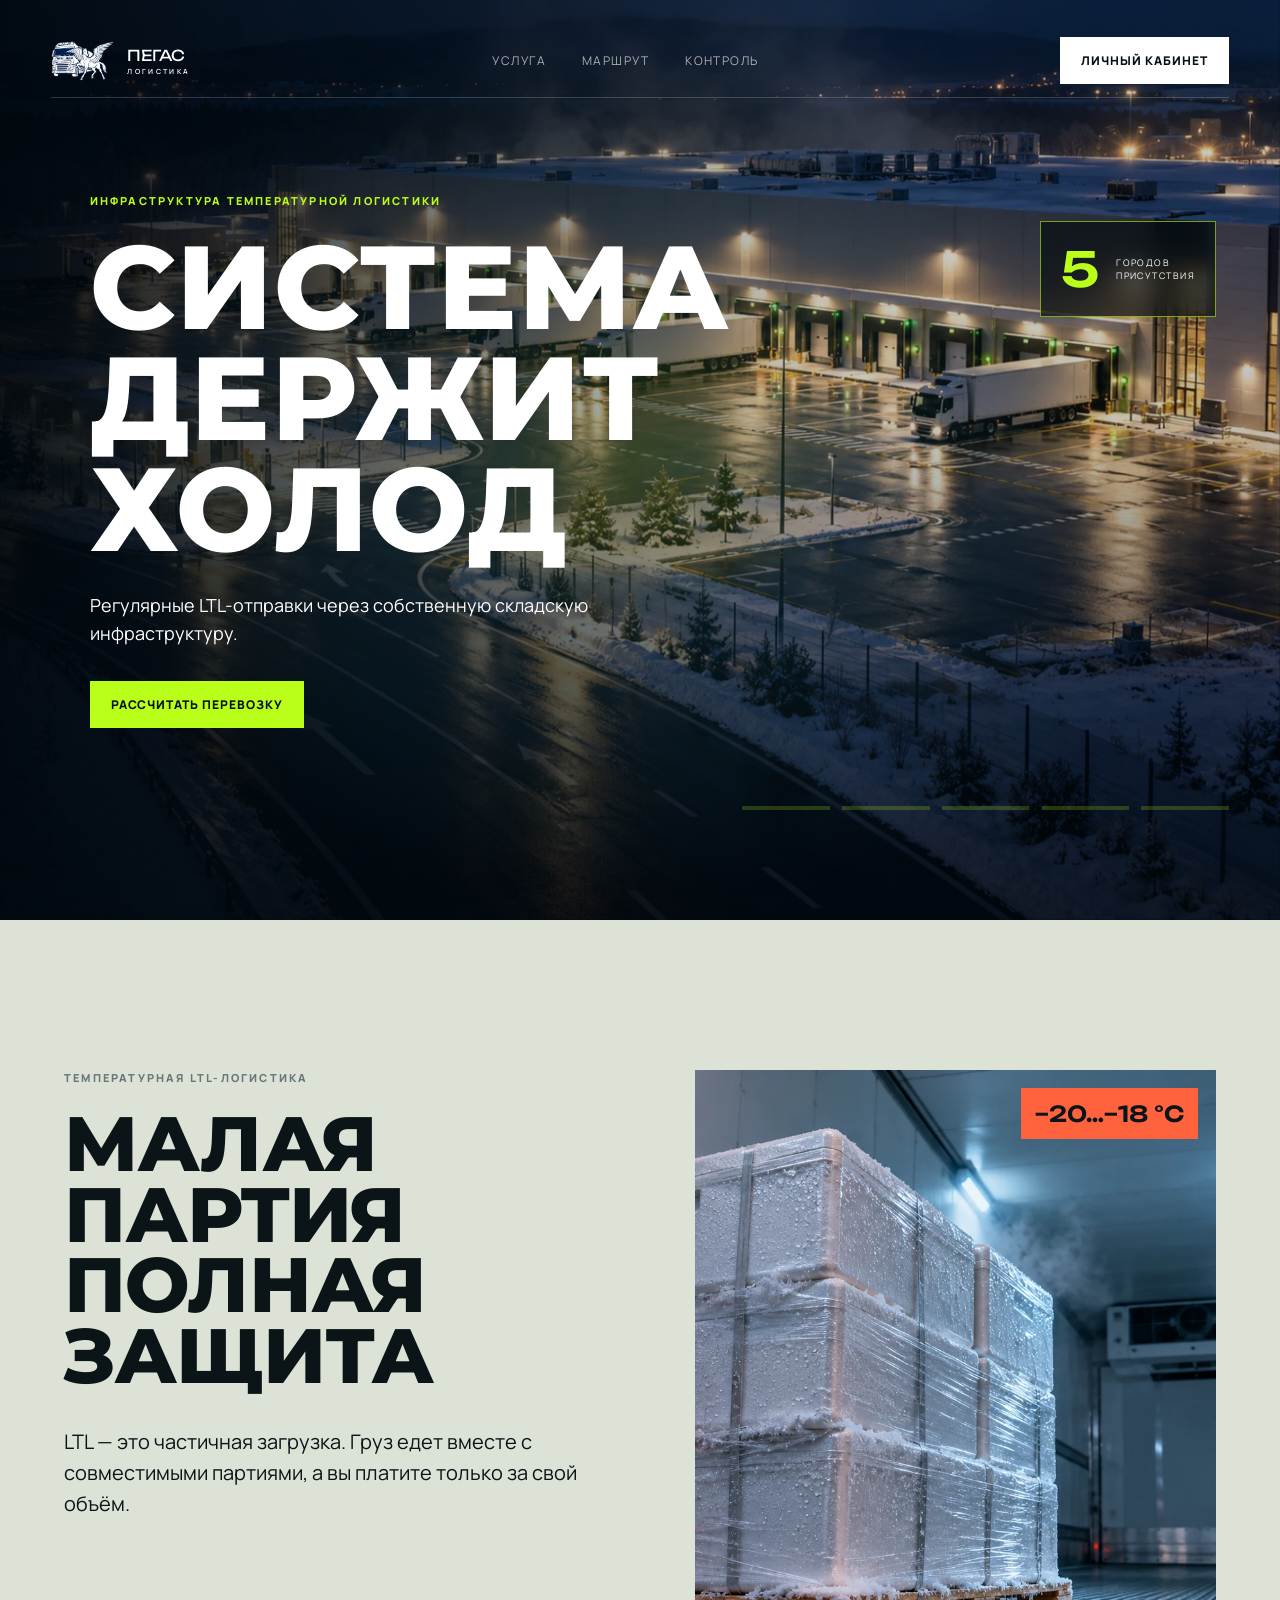
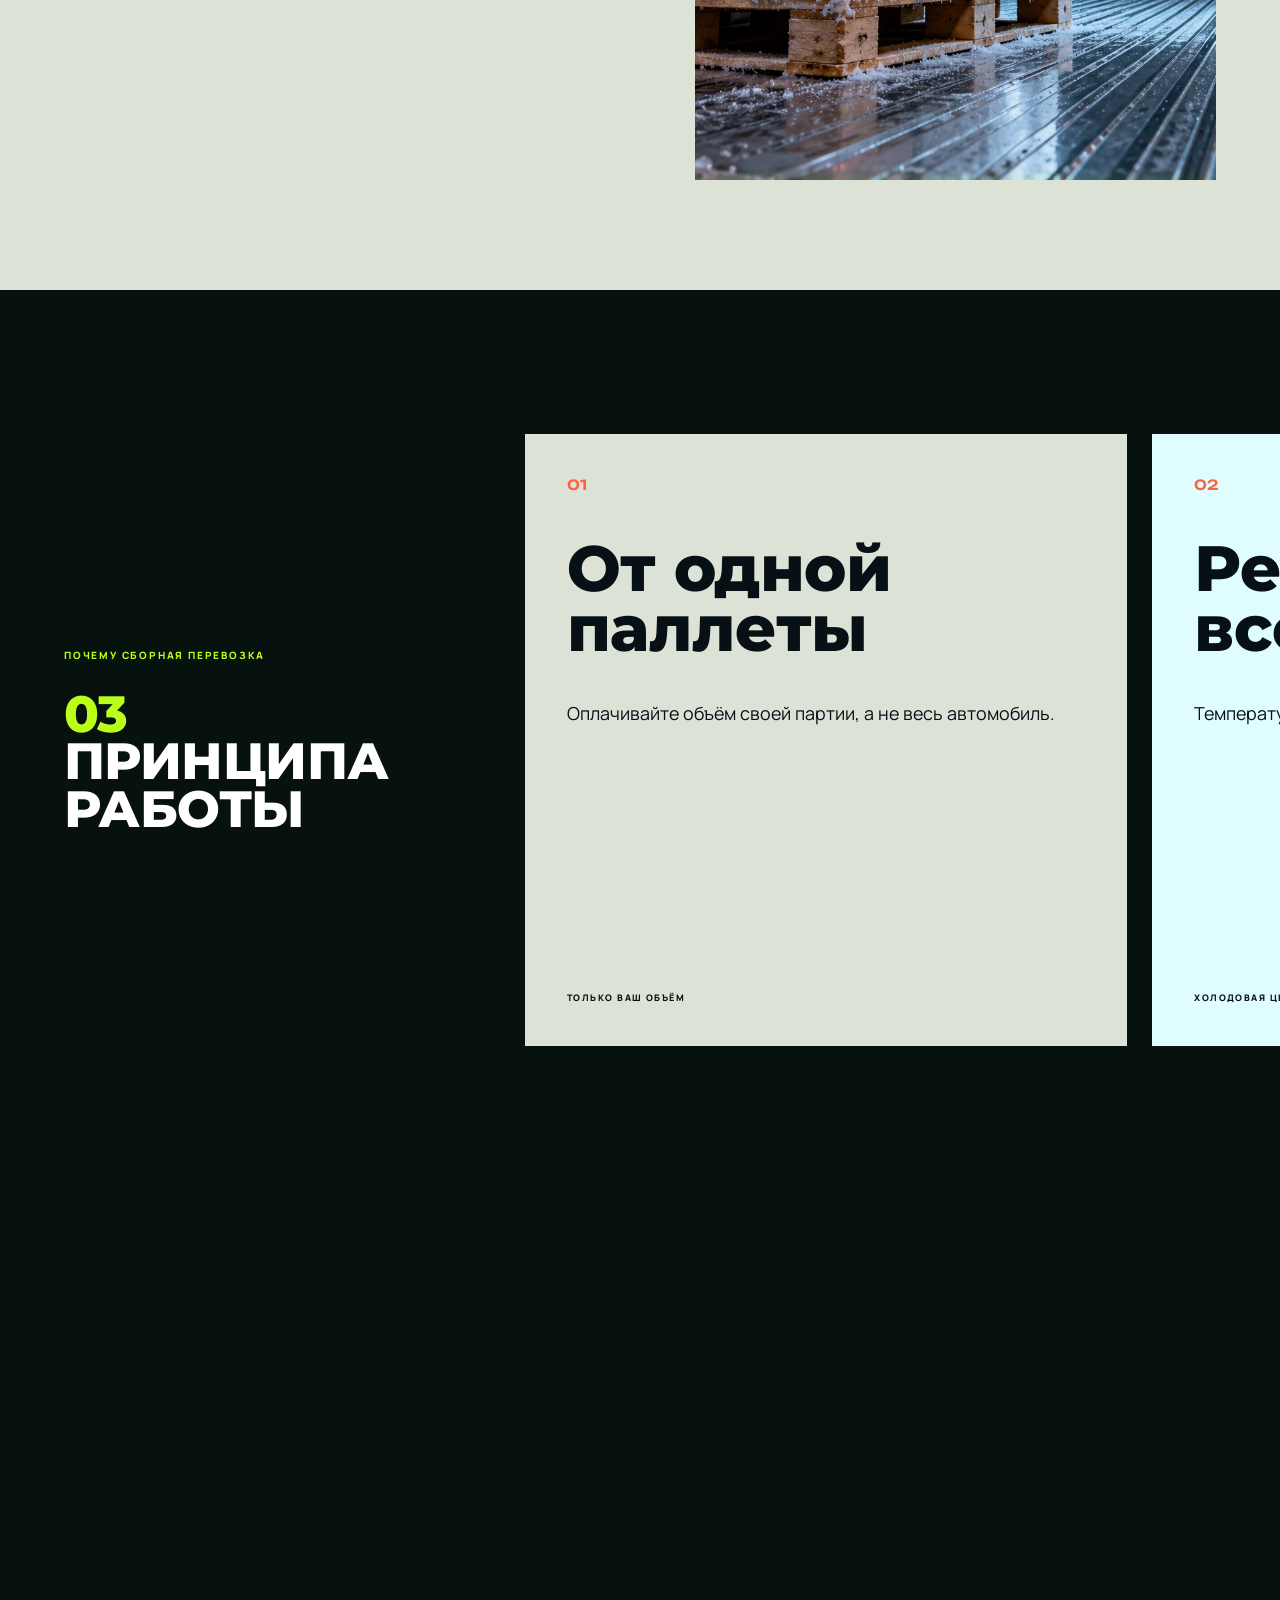
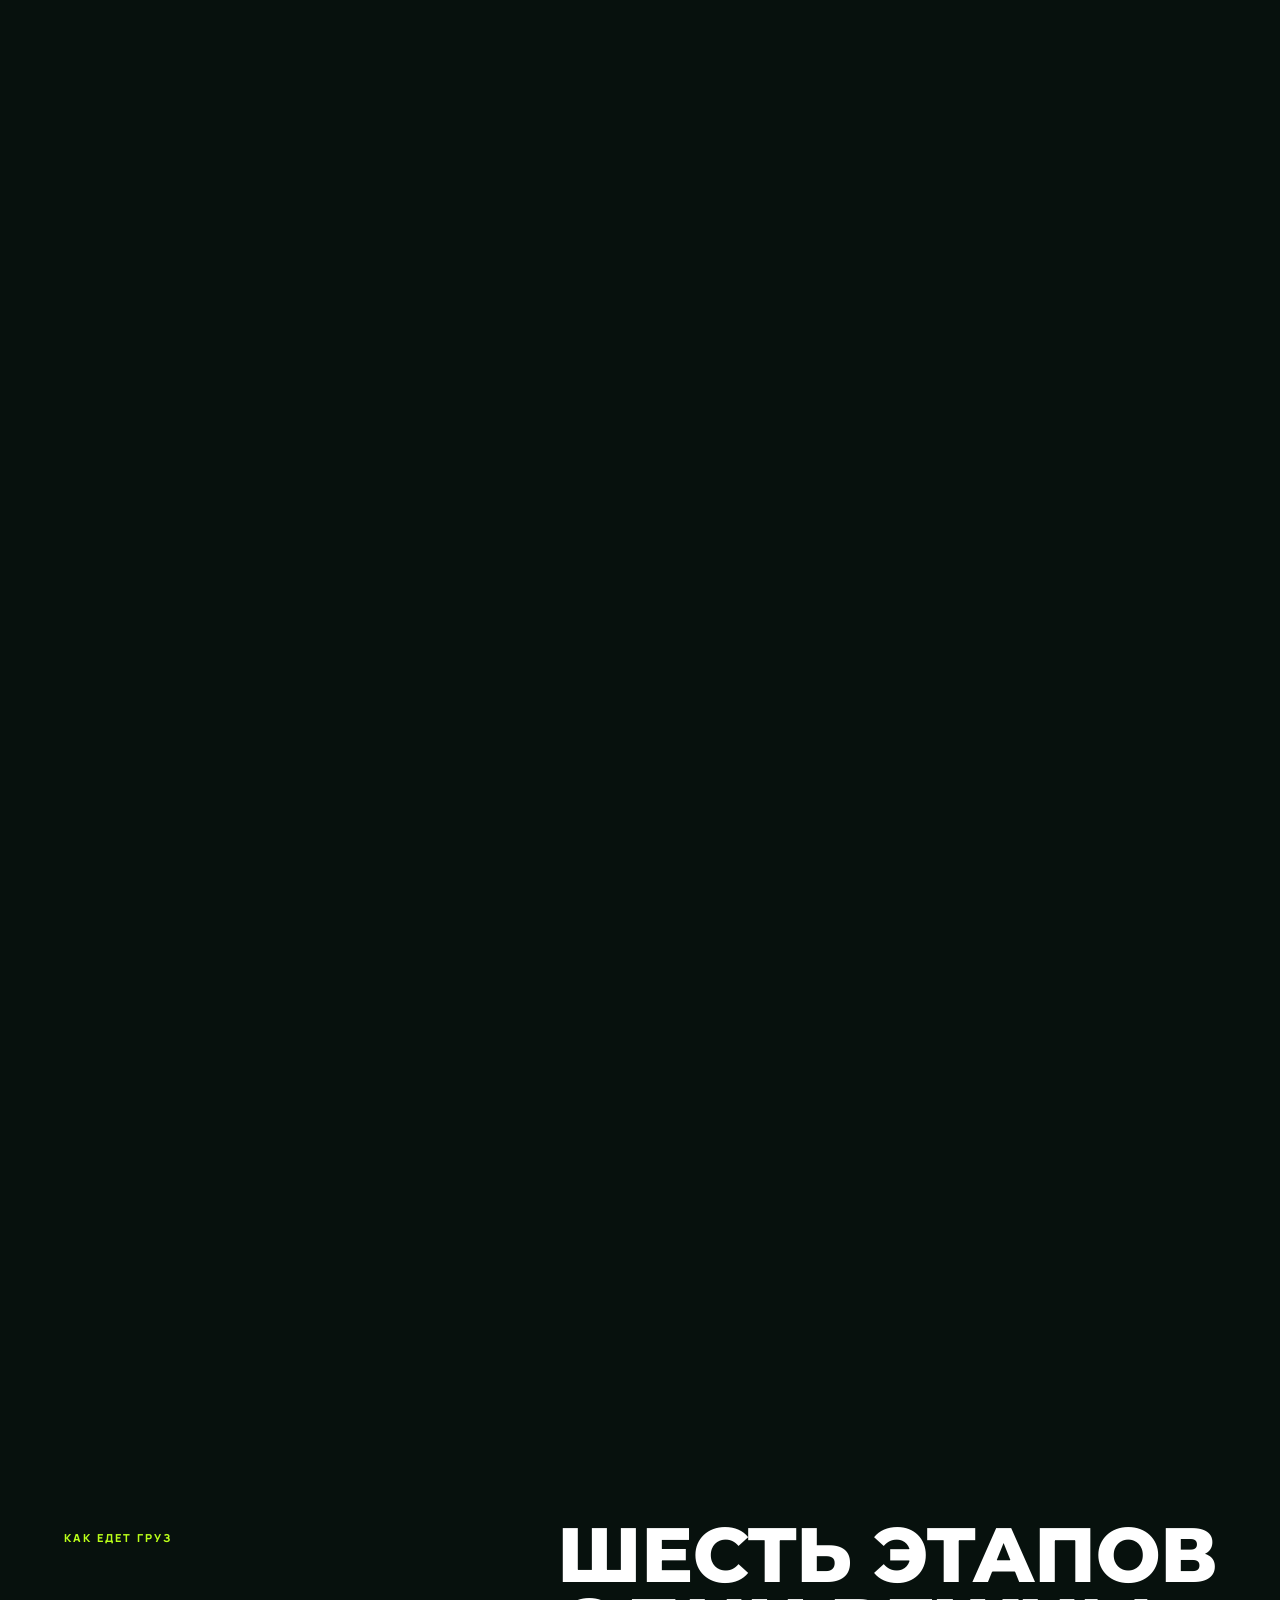
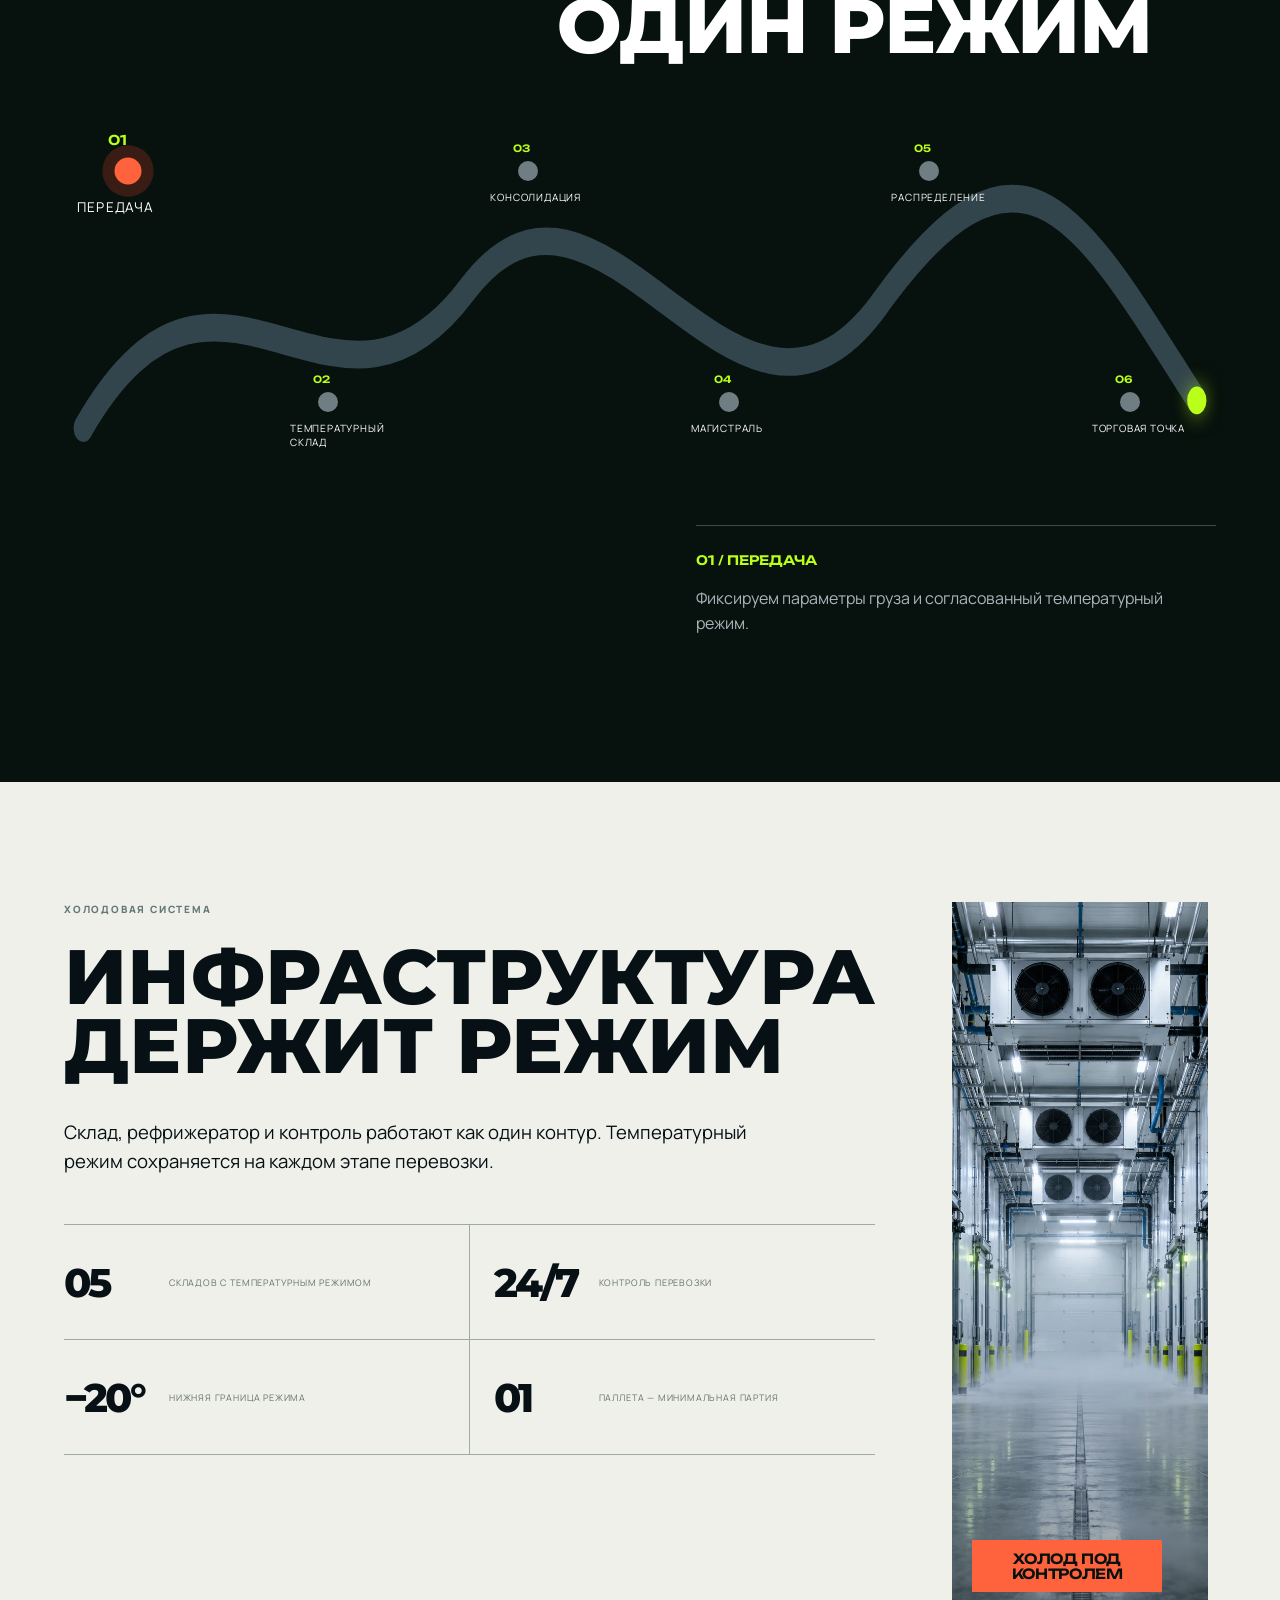
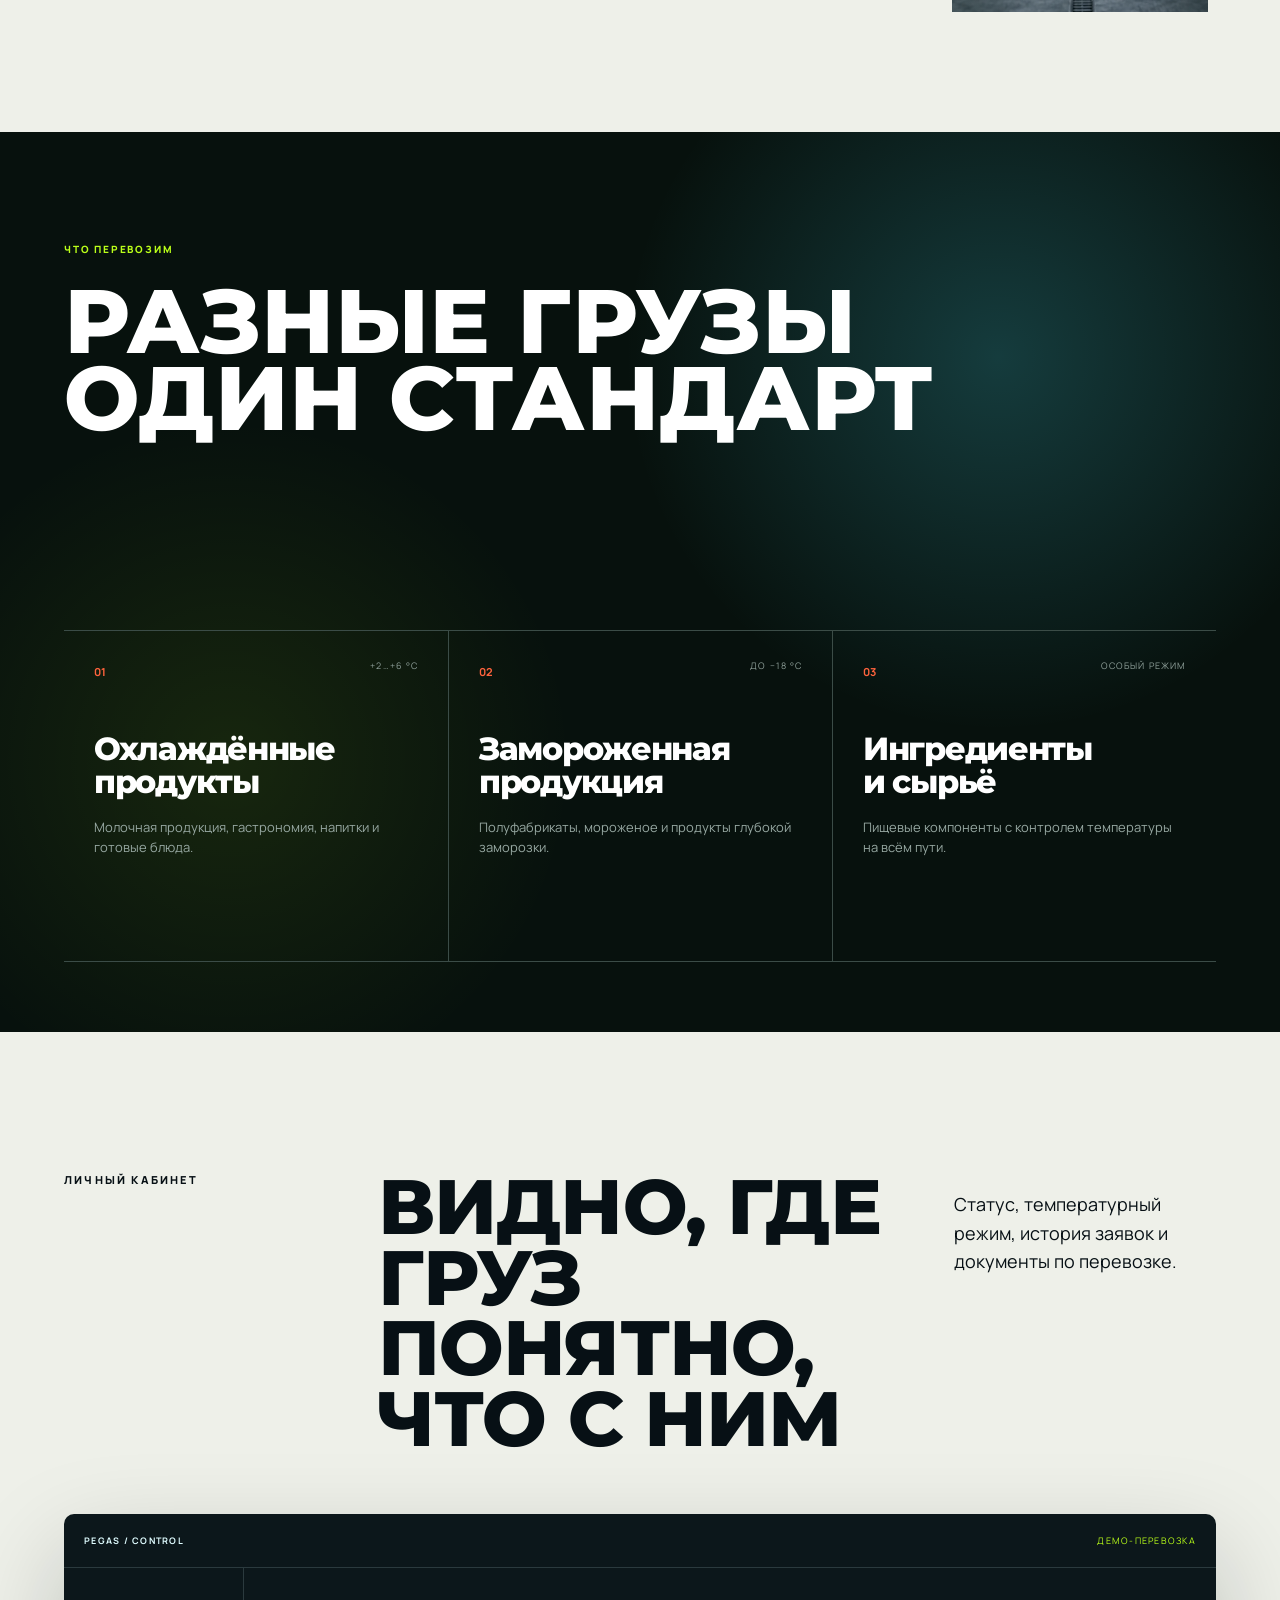
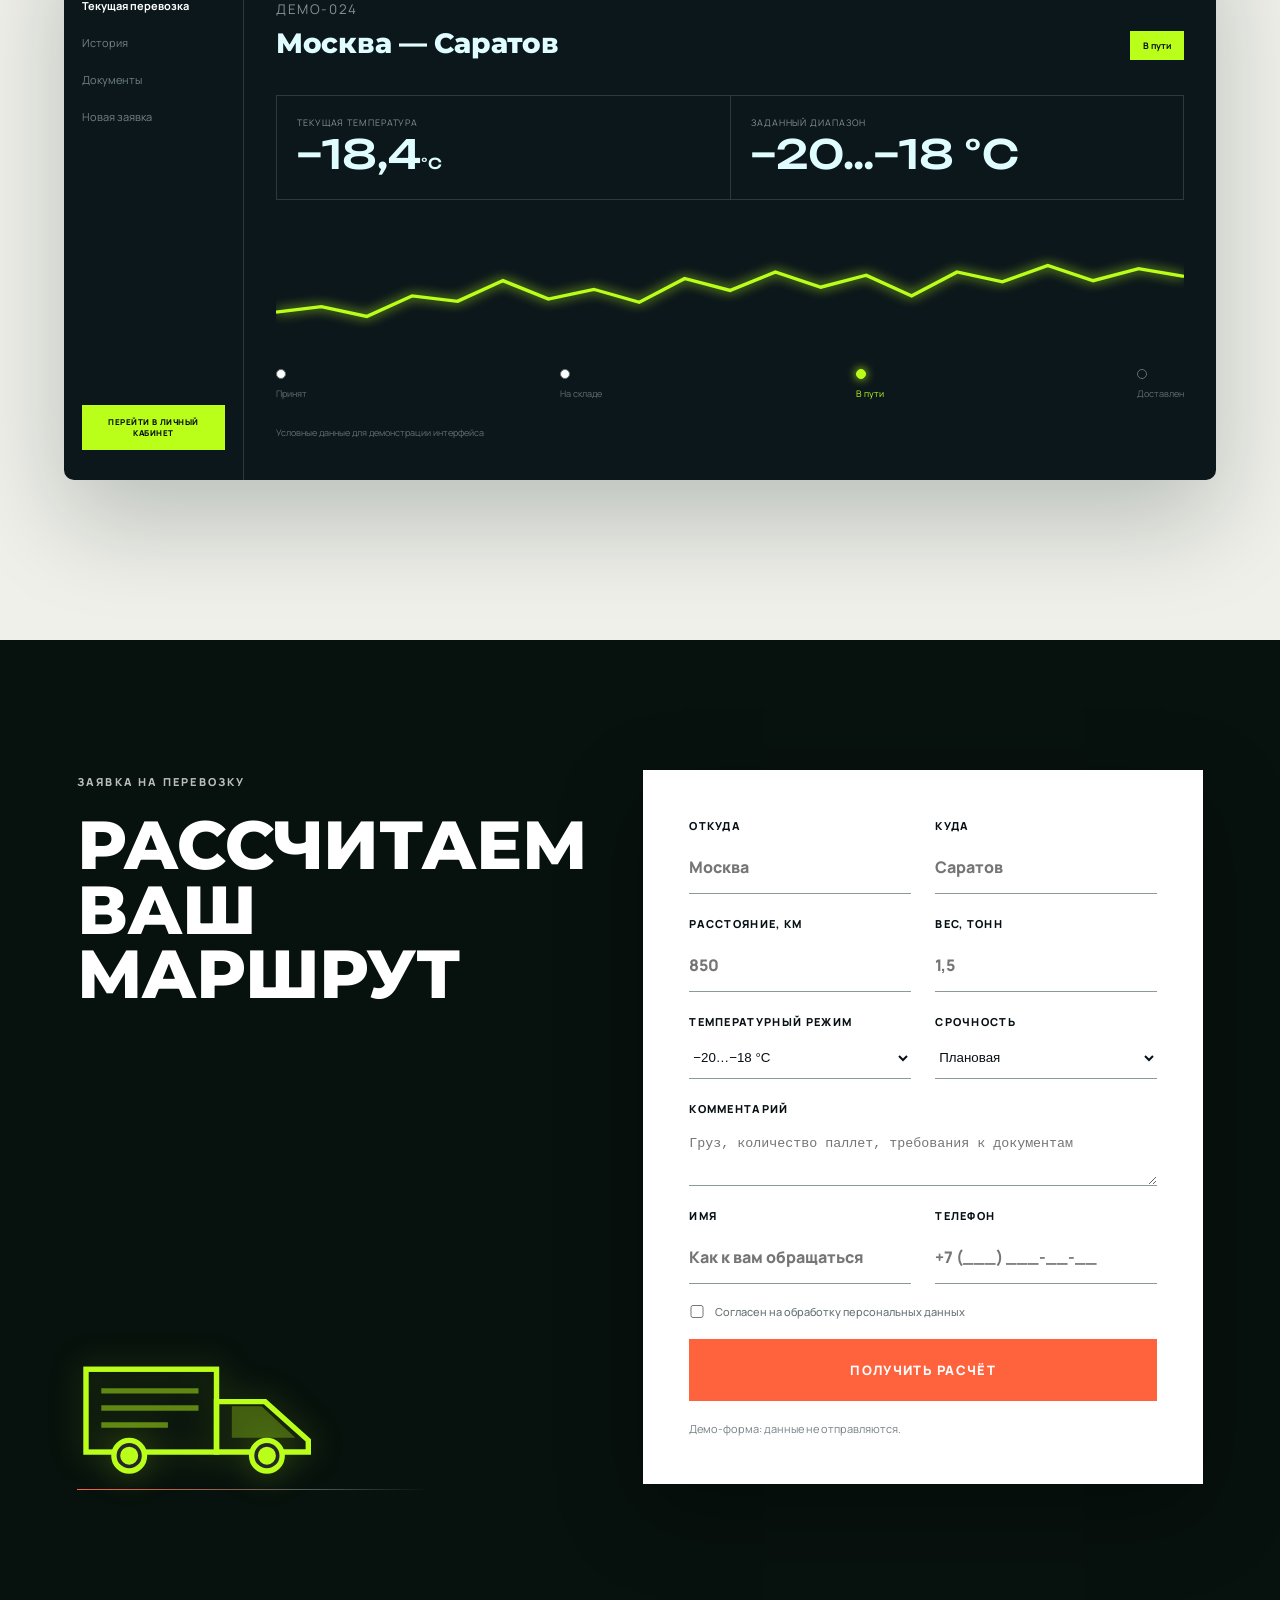
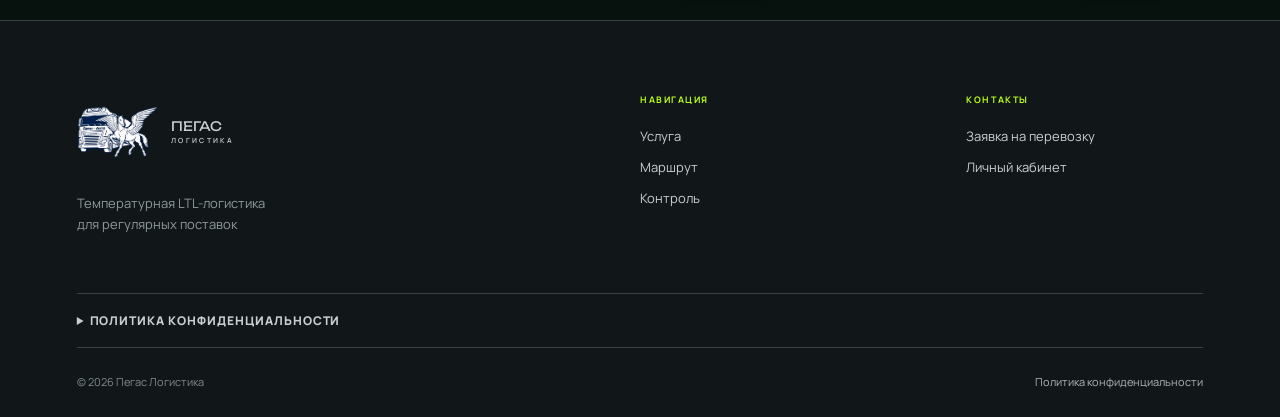
<file: index.html>
<!doctype html>
<html lang="ru">
<head>
  <meta charset="utf-8">
  <meta name="viewport" content="width=device-width,initial-scale=1">
  <meta name="theme-color" content="#07110d">
  <title>Пегас Логистика — температурные LTL-перевозки</title>
  <meta name="description" content="Сборные перевозки охлаждённой и замороженной продукции от одной паллеты.">
  <link rel="stylesheet" href="style.css">
</head>
<body data-v="10">
  <main id="app"></main>
  <div class="pointer"></div>
  <script src="app.js"></script>
</body>
</html>
</file>
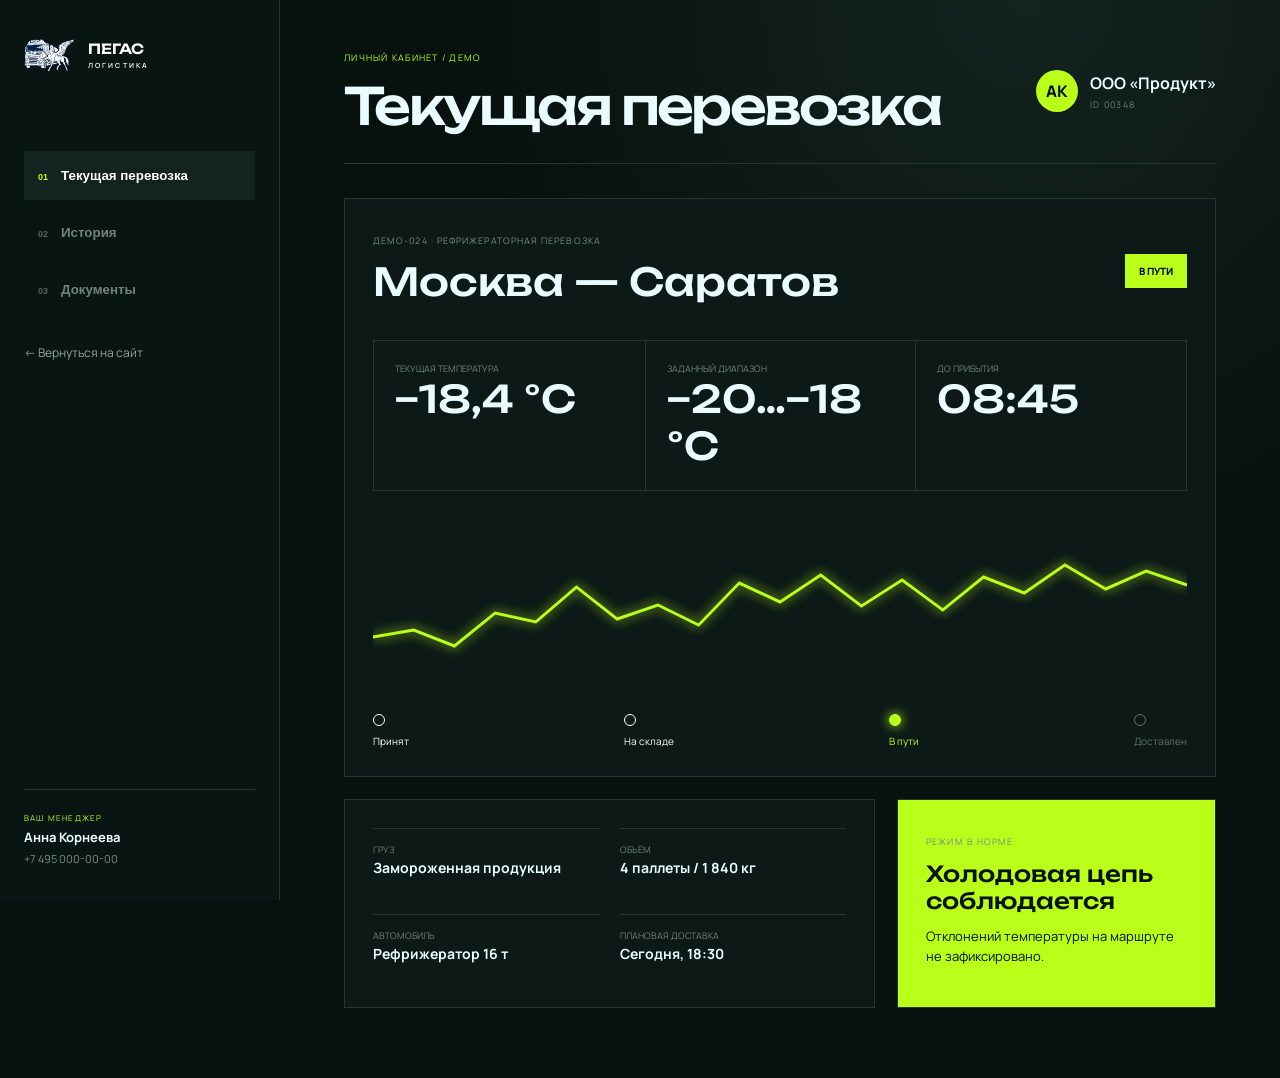
<file: cabinet.html>
<!doctype html><html lang="ru"><head><meta charset="utf-8"><meta name="viewport" content="width=device-width,initial-scale=1"><meta name="theme-color" content="#07110d"><title>Пегас / Личный кабинет</title><link rel="stylesheet" href="cabinet.css"></head><body><aside class="side"><a class="brand" href="index.html"><img src="assets/pegas-auto-logo.webp" alt="Логотип Пегас Авто"><span>ПЕГАС<small>ЛОГИСТИКА</small></span></a><nav><button class="active" data-view="current"><i>01</i>Текущая перевозка</button><button data-view="history"><i>02</i>История</button><button data-view="docs"><i>03</i>Документы</button></nav><a class="back" href="index.html">← Вернуться на сайт</a><div class="manager"><small>ВАШ МЕНЕДЖЕР</small><b>Анна Корнеева</b><span>+7 495 000-00-00</span></div></aside><main><header><div><small>ЛИЧНЫЙ КАБИНЕТ / ДЕМО</small><h1 id="title">Текущая перевозка</h1></div><div class="profile"><i>АК</i><span><b>ООО «Продукт»</b><small>ID 00348</small></span></div></header><section id="content"></section></main><script src="cabinet.js"></script></body></html>
</file>
<file: style.css>
@import url('https://fonts.googleapis.com/css2?family=Manrope:wght@400;500;600;700;800&family=Montserrat:wght@700;800;900&family=Unbounded:wght@500;600;700&display=swap');
:root{--ink:#071015;--ice:#dffcff;--cyan:#4de7ff;--red:#ff4b36;--lime:#baff19;--paper:#f2f3ed;--line:rgba(255,255,255,.18);font-family:Manrope,Arial,sans-serif;color:#fff;background:var(--ink);font-synthesis:none}*{box-sizing:border-box}html{scroll-behavior:smooth}body{margin:0;background:var(--ink);overflow-x:hidden}a{color:inherit;text-decoration:none}button,input{font:inherit}.lab{position:fixed;z-index:100;left:18px;right:18px;top:14px;height:46px;padding:0 16px;display:flex;align-items:center;justify-content:space-between;border:1px solid rgba(255,255,255,.22);background:rgba(4,10,14,.76);backdrop-filter:blur(18px);font-size:11px;letter-spacing:.08em}.lab>div{display:flex;height:100%}.lab a{display:flex;align-items:center;padding:0 16px;border-left:1px solid rgba(255,255,255,.16);opacity:.55;transition:.25s}.lab a:last-child{border-right:1px solid rgba(255,255,255,.16)}.lab a:hover,.lab a.on{opacity:1;background:#fff;color:#071015}.lab>span{opacity:.5}header{position:absolute;z-index:50;top:80px;left:4vw;right:4vw;height:74px;display:flex;align-items:center;justify-content:space-between;border-bottom:1px solid var(--line)}.logo{display:flex;align-items:center;gap:11px;font-family:Unbounded,sans-serif;font-size:15px}.logo svg{width:36px;height:36px;fill:none;stroke:currentColor;stroke-width:2}.logo small{display:block;font:600 7px Manrope,sans-serif;letter-spacing:.34em;margin-top:2px}header nav{display:flex;gap:36px;font-size:12px;text-transform:uppercase;letter-spacing:.12em}header nav a{opacity:.65;transition:.2s}header nav a:hover{opacity:1}.h-cta,.hero-btn{display:inline-flex;align-items:center;justify-content:center;padding:15px 21px;background:#fff;color:#071015;font-size:12px;font-weight:800;text-transform:uppercase;letter-spacing:.08em;transition:transform .2s,background .2s}.hero{position:relative;min-height:920px;height:100svh;overflow:hidden}.hero-photo,.h9-image img{position:absolute;inset:0;width:100%;height:100%;object-fit:cover;will-change:transform}.hero:after{content:"";position:absolute;inset:0;pointer-events:none}.hero-copy{position:absolute;z-index:5;left:7vw;top:27%;max-width:820px}.hero-copy>span,.service-copy>span,.control>div:first-child>span,.request>div>span,.route-head>span{display:block;font-size:11px;font-weight:800;letter-spacing:.2em;margin-bottom:24px}.hero-copy h1{font-family:Unbounded,sans-serif;font-size:clamp(66px,9.2vw,146px);line-height:.84;letter-spacing:-.075em;margin:0 0 28px}.hero-copy p{max-width:520px;font-size:18px;line-height:1.55;margin:0 0 33px}.h8:after{background:linear-gradient(90deg,rgba(1,8,13,.94) 0%,rgba(1,8,13,.56) 42%,rgba(1,8,13,.04) 72%),linear-gradient(0deg,rgba(1,8,13,.55),transparent 38%)}.h8 .hero-copy>span{color:var(--cyan)}.h8 .hero-btn{background:var(--red);color:#fff}.temp-card{position:absolute;z-index:7;right:5vw;bottom:12%;padding:24px 28px;width:260px;color:#071015;background:rgba(223,252,255,.92);backdrop-filter:blur(16px);clip-path:polygon(0 0,100% 0,100% 86%,90% 100%,0 100%)}.temp-card small,.temp-card span{display:block;font-size:9px;font-weight:800;letter-spacing:.15em}.temp-card b{display:block;font-family:Unbounded,sans-serif;font-size:45px;letter-spacing:-.07em;margin:13px 0}.temp-card sup{font-size:16px}.route-strip{position:absolute;z-index:6;bottom:0;left:0;right:0;height:58px;background:var(--red);display:flex;align-items:center;justify-content:center;gap:28px;font-size:11px;font-weight:800;letter-spacing:.14em}.route-strip i{width:80px;height:1px;background:#fff;position:relative}.route-strip i:after{content:"";position:absolute;right:0;top:-3px;border:4px solid transparent;border-left-color:#fff}.snow{position:absolute;z-index:3;inset:0;background-image:radial-gradient(#fff 1px,transparent 1px),radial-gradient(#fff 1px,transparent 1px);background-size:43px 43px,79px 79px;background-position:0 0,20px 10px;opacity:.22;animation:snow 9s linear infinite}@keyframes snow{to{background-position:200px 700px,-150px 900px}}
.h9{background:#d7f6f4;color:#081113}.h9-image{position:absolute;right:0;top:0;width:62%;height:100%;overflow:hidden}.h9-image:after{content:"";position:absolute;inset:0;background:linear-gradient(90deg,#d7f6f4 0%,transparent 35%),linear-gradient(0deg,rgba(1,9,12,.6),transparent 55%)}.h9 .hero-copy{top:25%;left:5vw}.h9 .hero-copy h1{font-size:clamp(64px,8.3vw,130px)}.h9 .hero-copy p{max-width:430px}.h9 .hero-btn{background:var(--red);color:#fff}.door{position:absolute;z-index:4;top:0;height:100%;width:11%;background:linear-gradient(90deg,#e8eeee,#a2aeb0);box-shadow:0 0 30px rgba(0,0,0,.35);animation:doors 1.6s cubic-bezier(.2,.8,.2,1) .2s both}.door.left{left:0;transform-origin:left}.door.right{right:0;transform-origin:right}@keyframes doors{from{width:50%}to{width:8%}}.sensor{position:absolute;z-index:8;right:4vw;bottom:7vh;width:230px;padding:18px 20px;background:var(--red);color:#fff;display:grid;grid-template-columns:20px 1fr;align-items:center}.sensor i{grid-row:1/3;width:10px;height:10px;background:#fff;border-radius:50%;box-shadow:0 0 0 0 #fff;animation:pulse 1.8s infinite}.sensor b{font:600 26px Unbounded}.sensor span{font-size:8px;letter-spacing:.16em}@keyframes pulse{60%{box-shadow:0 0 0 12px transparent}}.spec-row{height:68px;background:var(--red);display:grid;grid-template-columns:repeat(4,1fr);align-items:center;text-align:center;font-size:10px;font-weight:800;letter-spacing:.16em}.spec-row span+span{border-left:1px solid rgba(255,255,255,.4)}
.h10:after{background:linear-gradient(90deg,rgba(1,8,14,.95),rgba(1,8,14,.22) 64%),linear-gradient(0deg,rgba(1,8,14,.78),transparent 55%)}.h10 .hero-copy{top:23%}.h10 .hero-copy>span{color:var(--lime)}.h10 .hero-btn{background:var(--lime)}.terminal-grid{position:absolute;z-index:3;inset:0;background:linear-gradient(90deg,transparent 49.9%,rgba(186,255,25,.18) 50%,transparent 50.1%),linear-gradient(0deg,transparent 49.9%,rgba(186,255,25,.12) 50%,transparent 50.1%);background-size:100px 100px;mask-image:linear-gradient(90deg,transparent 20%,#000)}.dock-status{position:absolute;z-index:6;right:5vw;top:24%;display:grid;grid-template-columns:auto auto;gap:0 17px;align-items:center;border:1px solid rgba(186,255,25,.6);padding:17px 20px;background:rgba(4,12,14,.65);backdrop-filter:blur(10px)}.dock-status>b{font:600 48px Unbounded;color:var(--lime)}.dock-status span{font-size:9px;letter-spacing:.16em}.dock-status i{grid-column:2;color:var(--lime);font-size:8px;font-style:normal}.dock-lines{position:absolute;z-index:4;right:4vw;bottom:12%;width:38%;height:80px;display:flex;gap:2.5%}.dock-lines i{display:block;flex:1;border-bottom:4px solid var(--lime);opacity:.2;animation:dock 2s calc(var(--i)*.18s) infinite}@keyframes dock{50%{opacity:1;transform:translateY(-10px)}}
.service{min-height:980px;background:var(--paper);color:#0b1518;padding:150px 5vw 110px;display:grid;grid-template-columns:1.03fr .97fr;gap:6vw;align-items:center}.service-copy>span{color:#66777a}.service h2,.control h2,.request h2,.route h2{font:600 clamp(48px,6vw,94px)/.92 Unbounded,sans-serif;letter-spacing:-.07em;margin:0 0 34px}.service-copy>p,.control>div:first-child>p{font-size:18px;line-height:1.6;max-width:650px}.benefits{margin-top:65px}.benefits article{display:grid;grid-template-columns:45px 1fr;gap:0 15px;border-top:1px solid #a7b2b0;padding:20px 0}.benefits article>b{grid-row:1/3;font:600 12px Unbounded;color:var(--red)}.benefits h3{font-size:16px;margin:0 0 6px}.benefits p{margin:0;color:#657174;font-size:13px}.service-image{height:710px;position:relative;overflow:hidden}.service-image img{width:100%;height:100%;object-fit:cover;transition:transform .6s}.service-image:hover img{transform:scale(1.04)}.service-image:after{content:"COLD CHAIN / LIVE";position:absolute;left:20px;bottom:20px;font:700 8px Unbounded;letter-spacing:.16em;background:#fff;color:#111;padding:11px}.service-image>span{position:absolute;right:18px;top:18px;font:600 22px Unbounded;background:var(--red);padding:12px 14px}.scan{position:absolute;z-index:2;left:0;right:0;height:2px;background:var(--cyan);box-shadow:0 0 16px var(--cyan);animation:scan 4s linear infinite}@keyframes scan{from{top:5%}to{top:95%}}
.route{min-height:900px;padding:130px 5vw;background:#071015;position:relative;overflow:hidden}.route-head{display:flex;align-items:start;justify-content:space-between}.route-head span{color:var(--cyan);margin-top:10px}.roadline{height:360px;position:relative;margin-top:70px}.roadline svg{position:absolute;inset:0;width:100%;height:100%;overflow:visible}.roadline path{fill:none;stroke:#33454c;stroke-width:20;stroke-linecap:round}.roadline:after{content:"";position:absolute;inset:0;background:linear-gradient(90deg,transparent,rgba(77,231,255,.35),transparent);mask:url("data:image/svg+xml,%3Csvg xmlns='http://www.w3.org/2000/svg' viewBox='0 0 1200 260'%3E%3Cpath d='M20 190C160 20 280 220 420 90S700 245 850 100 1060 40 1180 170' fill='none' stroke='white' stroke-width='4'/%3E%3C/svg%3E") center/100% 100%;animation:flow 3s linear infinite}@keyframes flow{from{transform:translateX(-40%)}to{transform:translateX(40%)}}.roadline button{position:absolute;z-index:3;left:calc(5% + var(--i)*17.4%);top:calc(40% + ((var(--i) % 2)*70px));width:12px;height:12px;border:0;border-radius:50%;background:#6e7e83;color:#fff;cursor:pointer;transition:.3s}.roadline button:nth-of-type(2),.roadline button:nth-of-type(4),.roadline button:nth-of-type(6){top:64%}.roadline button b{position:absolute;bottom:20px;left:-8px;font:600 10px Unbounded;color:var(--cyan)}.roadline button span{position:absolute;top:20px;left:-28px;width:120px;text-align:left;font-size:10px;text-transform:uppercase;letter-spacing:.08em}.roadline button.active{background:var(--red);transform:scale(1.5);box-shadow:0 0 0 7px rgba(255,75,54,.2)}.truck-dot{position:absolute;z-index:4;top:49%;left:4%;width:32px;height:20px;background:var(--cyan);color:#071015;font-size:0;transition:left .12s linear;box-shadow:0 0 24px var(--cyan)}.truck-dot:before{content:"";position:absolute;left:-10px;top:5px;border:10px solid transparent;border-right-color:var(--cyan)}.route-copy{margin-left:auto;width:min(520px,45vw);border-top:1px solid #3d4a4e;padding-top:22px}.route-copy b{font:600 13px Unbounded;color:var(--cyan)}.route-copy p{font-size:16px;line-height:1.55;color:#a9b6ba}
.control{background:#dffcff;color:#071015;padding:140px 5vw 160px}.control>div:first-child{display:grid;grid-template-columns:1fr 2fr 1fr;gap:4vw;align-items:start}.control h2{grid-column:2;margin-bottom:60px}.control>div:first-child>p{grid-column:3}.dash{max-width:1240px;margin:auto;background:#0c171b;color:#dffcff;border-radius:10px;box-shadow:0 40px 100px rgba(3,19,23,.22);overflow:hidden}.dash-top{height:54px;padding:0 20px;display:flex;align-items:center;justify-content:space-between;border-bottom:1px solid #2b3a3e;font-size:9px;letter-spacing:.14em}.dash-top span{color:var(--lime)}.dash-main{display:grid;grid-template-columns:180px 1fr}.dash aside{padding:30px 18px;border-right:1px solid #2b3a3e;display:flex;flex-direction:column;gap:22px;font-size:11px;color:#718286}.dash aside b{color:#fff}.dash-main>div{padding:32px}.ship{display:grid;grid-template-columns:1fr auto;align-items:end}.ship small{grid-column:1/3;color:#819196;letter-spacing:.12em}.ship h3{font:500 28px Unbounded;margin:8px 0 0}.ship>b{background:var(--lime);color:#071015;padding:8px 13px;font-size:9px}.meters{display:grid;grid-template-columns:1fr 1fr;margin:35px 0 20px;border:1px solid #2b3a3e}.meters>div{padding:20px}.meters>div+div{border-left:1px solid #2b3a3e}.meters span{display:block;font-size:9px;color:#819196;text-transform:uppercase;letter-spacing:.1em}.meters strong{font:500 40px Unbounded}.meters small{font-size:15px}.chart{width:100%;height:130px}.chart path{fill:none;stroke:var(--cyan);stroke-width:3;filter:drop-shadow(0 0 5px var(--cyan));stroke-dasharray:1200;animation:draw 5s linear infinite}@keyframes draw{from{stroke-dashoffset:1200}to{stroke-dashoffset:0}}.timeline{display:flex;justify-content:space-between;margin-top:14px}.timeline i{font-size:9px;font-style:normal;color:#617074;position:relative}.timeline i:before{content:"";display:block;width:8px;height:8px;border:1px solid #617074;border-radius:50%;margin-bottom:8px}.timeline i.done:before{background:#fff}.timeline i.now{color:var(--lime)}.timeline i.now:before{background:var(--lime);border-color:var(--lime);box-shadow:0 0 10px var(--lime)}.dash-main>div>p{font-size:9px;color:#637174;margin-top:26px}
.request{min-height:740px;background:var(--red);padding:130px 6vw;display:grid;grid-template-columns:1.25fr .75fr;gap:8vw;align-items:center}.request h2{font-size:clamp(55px,7.3vw,116px)}.request form{background:#fff;color:#071015;padding:34px;display:flex;flex-direction:column;gap:22px}.request label{font-size:9px;font-weight:800;letter-spacing:.12em;text-transform:uppercase}.request input{display:block;width:100%;margin-top:8px;border:0;border-bottom:1px solid #8d989b;padding:12px 0;outline:none}.request .agree{display:flex;align-items:center;gap:10px;text-transform:none;font-weight:500;letter-spacing:0;color:#687477}.request .agree input{width:16px;margin:0}.request button{border:0;padding:17px;background:#071015;color:#fff;font-weight:800;text-transform:uppercase;letter-spacing:.1em;cursor:pointer}.request form p{font-size:10px;color:#768084;margin:0}.pointer{position:fixed;z-index:200;left:-11px;top:-11px;width:22px;height:22px;border:1px solid #fff;border-radius:50%;pointer-events:none;mix-blend-mode:difference;transition:width .2s,height .2s,left .2s,top .2s}.pointer.hot{width:46px;height:46px;left:-23px;top:-23px;background:#fff}
body[data-v="9"]{--red:#ff3d24;--cyan:#00aeb8}body[data-v="9"] .service{background:#f6eee5}body[data-v="9"] .route{background:#152525}body[data-v="10"]{--red:#ff633d;--cyan:#baff19}body[data-v="10"] .service{background:#dce2d5}body[data-v="10"] .route{background:#07110d}body[data-v="10"] .request{background:var(--lime);color:#071015}
@media(max-width:800px){.lab{left:8px;right:8px;top:8px;height:42px;padding:0 10px}.lab>b{font-size:9px}.lab>span{display:none}.lab a{font-size:0;padding:0 12px}.lab a:before{content:attr(data-v);font-size:11px}.lab a.on:after{content:" •";font-size:11px}header{top:62px;left:20px;right:20px;height:58px}header nav{display:none}.h-cta{display:none}.hero{min-height:790px;height:100svh}.hero-copy{left:22px;right:22px;top:25%;max-width:none}.hero-copy>span{font-size:9px;line-height:1.5;max-width:280px}.hero-copy h1,.h9 .hero-copy h1{font-size:clamp(48px,16vw,77px);line-height:.9}.hero-copy p{font-size:15px;max-width:330px}.h8:after{background:linear-gradient(90deg,rgba(1,8,13,.88),rgba(1,8,13,.1)),linear-gradient(0deg,rgba(1,8,13,.8),transparent 65%)}.h8 .hero-photo{object-position:61% center}.temp-card{right:18px;bottom:80px;width:190px;padding:16px}.temp-card b{font-size:31px}.route-strip{font-size:8px;gap:8px;height:48px}.route-strip i{width:18px}.h9-image{width:100%;opacity:.46}.h9-image:after{background:linear-gradient(90deg,#d7f6f4 0%,rgba(215,246,244,.2) 90%),linear-gradient(0deg,#d7f6f4,transparent)}.h9 .hero-copy{left:22px;top:22%}.sensor{right:20px;bottom:28px}.spec-row{grid-template-columns:1fr 1fr;height:auto}.spec-row span{padding:18px 4px;border-bottom:1px solid rgba(255,255,255,.4)}.h10 .hero-photo{object-position:65% center}.dock-status{display:none}.service{padding:90px 20px 70px;display:block;min-height:0}.service h2,.control h2,.request h2,.route h2{font-size:clamp(40px,12vw,65px)}.service-copy>p,.control>div:first-child>p{font-size:15px}.benefits{margin:45px 0}.service-image{height:480px}.route{min-height:760px;padding:90px 20px}.route-head{display:block}.roadline{height:320px;margin-top:40px}.roadline button span{display:none}.roadline button{left:calc(4% + var(--i)*17.6%)}.route-copy{width:100%;margin-top:30px}.control{padding:90px 20px}.control>div:first-child{display:block}.control h2{margin-bottom:28px}.control>div:first-child>p{margin-bottom:45px}.dash-main{display:block}.dash aside{display:none}.dash-main>div{padding:20px}.ship h3{font-size:17px}.meters strong{font-size:23px}.meters>div{padding:14px}.chart{height:90px}.request{padding:90px 20px;display:block;min-height:0}.request form{margin-top:45px;padding:24px}.pointer{display:none}}
@media(prefers-reduced-motion:reduce){*{scroll-behavior:auto!important;animation:none!important;transition:none!important}}

/* Standalone Night Terminal edition */
.lab{display:none}header{top:24px}.h10 .hero-copy{top:21%}
.control{background:#eef0e9}
h1,h2,h3,.hero-copy h1,.service h2,.control h2,.request h2,.route h2,.h-intro>b,.h-track article h3,.products h2,.system-stats h2,.cargo-list h3{font-family:"Montserrat",sans-serif!important;font-weight:800!important;letter-spacing:-.01em!important}
.service-image:after{content:"ХОЛОД ПОД КОНТРОЛЕМ"}
.pointer{display:none!important}
html,body,a,button,input{cursor:auto!important}
.magnet{transform:none!important}
.roadline:after{display:none}
.roadline .road-base{stroke:#33454c}
.roadline .road-progress{stroke:var(--lime);stroke-dasharray:1;stroke-dashoffset:calc(1 - var(--route-progress,0));transition:stroke-dashoffset .75s cubic-bezier(.22,.8,.25,1);filter:drop-shadow(0 0 8px rgba(186,255,25,.55))}
.roadline button.passed{background:var(--lime);box-shadow:0 0 0 6px rgba(186,255,25,.13)}
.roadline button.active{background:var(--red);box-shadow:0 0 0 9px rgba(255,75,54,.22)}
.h10:before{content:"";position:absolute;z-index:2;inset:-20%;pointer-events:none;background:radial-gradient(ellipse at center,rgba(186,255,25,.18),rgba(77,231,255,.08) 18%,transparent 48%);mix-blend-mode:screen;animation:terminalSweep 9s ease-in-out infinite}
.h10 .dock-status{animation:statusGlow 2.8s ease-in-out infinite}
@keyframes terminalSweep{0%,100%{transform:translate3d(-30%,-12%,0) scale(.85);opacity:.2}50%{transform:translate3d(38%,18%,0) scale(1.2);opacity:.75}}
@keyframes statusGlow{0%,100%{box-shadow:0 0 0 rgba(186,255,25,0)}50%{box-shadow:0 0 32px rgba(186,255,25,.25)}}
.products{min-height:100vh;padding:120px 5vw;background:#eef0e9;color:#071015}
.products-head>span,.system-head>span{display:block;font-size:10px;font-weight:800;letter-spacing:.18em;color:#66777a;margin-bottom:25px}
.products h2,.system-stats h2{font:600 clamp(52px,7vw,108px)/.9 Unbounded;letter-spacing:-.075em;margin:0 0 70px}.products h2 i{color:#aab5b5;font-style:normal}.products-grid{display:grid;grid-template-columns:.88fr 1.12fr;gap:5vw;align-items:stretch}.products-photo{position:relative;min-height:690px;overflow:hidden}.products-photo img{width:100%;height:100%;object-fit:cover;transition:transform 1.2s cubic-bezier(.2,.8,.2,1)}.products-photo:hover img{transform:scale(1.06)}.products-photo:after{content:"";position:absolute;inset:0;background:linear-gradient(0deg,rgba(5,15,17,.45),transparent 55%)}.photo-temp{position:absolute;z-index:2;left:24px;bottom:24px;background:var(--red);color:#fff;padding:14px 18px;font:600 18px Unbounded}.cargo-list{border-top:1px solid #9eaaa8}.cargo-list article{min-height:220px;display:grid;grid-template-columns:45px 1fr 50px;gap:20px;align-items:center;border-bottom:1px solid #9eaaa8;padding:25px 10px;transition:background .35s,padding .35s}.cargo-list article:hover{background:#dffcff;padding-left:25px}.cargo-list article>b{font:600 11px Unbounded;color:var(--red)}.cargo-list small{font-size:8px;font-weight:800;letter-spacing:.13em;color:#72817d}.cargo-list h3{font:600 clamp(25px,2.5vw,42px) Unbounded;letter-spacing:-.05em;margin:9px 0}.cargo-list p{font-size:14px;color:#66736f;margin:0;max-width:560px}.cargo-list article>i{font-style:normal;font-size:32px;transition:transform .3s}.cargo-list article:hover>i{transform:translate(8px,-8px)}
.system-stats{min-height:100vh;padding:120px 5vw;background:#07110d;color:#fff;position:relative;overflow:hidden}.system-head{position:relative;z-index:2}.system-head>span{color:var(--lime)}.system-stats h2 i{font-style:normal;color:transparent;-webkit-text-stroke:1px #73827d}.stat-grid{position:relative;z-index:2;display:grid;grid-template-columns:repeat(4,1fr);border-top:1px solid #34443f;border-bottom:1px solid #34443f}.stat-grid article{padding:36px 25px;min-height:190px;display:flex;flex-direction:column;justify-content:space-between}.stat-grid article+article{border-left:1px solid #34443f}.stat-grid b{font:600 clamp(42px,5vw,76px) Unbounded;color:var(--lime);letter-spacing:-.07em}.stat-grid span{font-size:11px;text-transform:uppercase;letter-spacing:.1em;color:#9bacA6}.snowfield{position:absolute;inset:0;overflow:hidden;opacity:.42}.snowfield i{position:absolute;left:calc(var(--x)*1%);top:-5%;width:calc(var(--s)*1px);height:calc(var(--s)*1px);border-radius:50%;background:#dffcff;box-shadow:0 0 14px #dffcff;animation:snowfall calc(var(--d)*1s) calc(var(--delay)*1s) linear infinite}@keyframes snowfall{to{transform:translate3d(90px,115vh,0) rotate(360deg);opacity:.1}}.system-orbit{position:relative;z-index:2;margin:70px auto 0;width:310px;height:310px;border:1px solid #3c544d;border-radius:50%;display:grid;place-items:center}.system-orbit:before,.system-orbit:after{content:"";position:absolute;border:1px solid #253e37;border-radius:50%;inset:45px}.system-orbit:after{inset:95px}.system-orbit>b{font:600 16px Unbounded;text-align:center;color:var(--lime)}.system-orbit>i{position:absolute;width:15px;height:15px;border-radius:50%;background:var(--lime);box-shadow:0 0 15px var(--lime);animation:orbit 7s linear infinite}.system-orbit>i:nth-child(2){animation-duration:10s;animation-direction:reverse}.system-orbit>i:nth-child(3){animation-duration:13s;animation-delay:-4s}@keyframes orbit{from{transform:rotate(0deg) translateX(154px) rotate(0deg)}to{transform:rotate(360deg) translateX(154px) rotate(-360deg)}}
.service{min-height:100svh;align-items:start}
.service-copy{padding-top:0}
.service-copy>p{max-width:720px;font-size:clamp(20px,1.55vw,26px);line-height:1.55}
.h-benefits{height:300vh;background:#07110d;color:#fff;position:relative}
.h-sticky{position:sticky;top:0;height:100vh;overflow:hidden;padding:8vh 5vw;display:grid;grid-template-columns:31vw 1fr;gap:5vw;align-items:center}
.h-intro>span{display:block;color:var(--lime);font-size:10px;font-weight:800;letter-spacing:.18em;margin-bottom:28px}
.h-intro{opacity:var(--benefit-intro-opacity,1);transition:opacity .08s linear;will-change:opacity}
.h-intro>b{display:block;font:600 clamp(40px,4vw,70px)/.92 Unbounded;letter-spacing:-.07em}
.h-intro>b i{color:var(--lime);font-style:normal}
.h-progress{display:none}
.h-viewport{width:64vw;overflow:visible}
.h-track{display:flex;gap:2vw;will-change:transform;transform:translate3d(calc(var(--benefit-x,0) * -1px),0,0)}
.h-track article{flex:0 0 min(47vw,720px);height:68vh;min-height:540px;padding:42px;display:flex;flex-direction:column;background:#dce2d5;color:#071015;position:relative;overflow:hidden}
.h-track article:nth-child(2){background:#dffcff}.h-track article:nth-child(3){background:var(--lime)}
.h-track article>b{font:600 14px Unbounded;color:var(--red)}
.h-track article h3{font:600 clamp(45px,5vw,78px)/.94 Unbounded;letter-spacing:-.07em;margin:45px 0 24px}
.h-track article p{font-size:clamp(17px,1.4vw,22px);line-height:1.5;max-width:520px}
.h-track article>span{margin-top:auto;font-size:9px;font-weight:800;letter-spacing:.16em}
.card-line{display:none}
.roadline button{width:20px;height:20px;margin:-4px 0 0 -4px}
.roadline button.active{transform:scale(1.35);box-shadow:0 0 0 9px rgba(255,75,54,.2)}
.roadline button b{bottom:27px;left:-5px}
.roadline button span{top:29px}
.truck-dot{display:none}
.dash-login{margin-top:auto;padding:12px 10px;background:var(--lime);color:#071015;text-align:center;font-size:8px;font-weight:800;line-height:1.35;text-transform:uppercase;letter-spacing:.06em}
.request,body[data-v="10"] .request{background:#07110d;color:#fff;grid-template-columns:minmax(0,1fr) 560px;gap:clamp(48px,6vw,110px)}
.request{align-items:start;position:relative;overflow:hidden}
.request>div{min-width:0;align-self:stretch;position:relative;padding-top:4px}
.request>div>span{font-size:0!important}
.request>div>span:after{content:"ЗАЯВКА НА ПЕРЕВОЗКУ";font-size:11px;color:#fff;letter-spacing:.2em}
.request h2{max-width:100%;font-size:clamp(54px,5.35vw,86px);line-height:.94;overflow-wrap:normal}
.request>div>span{color:#fff;opacity:.72}
.request form{width:560px;max-width:100%;padding:48px 46px;gap:28px;box-shadow:0 28px 80px rgba(0,0,0,.28)}
.request>div:after{content:"";position:absolute;left:0;bottom:5px;width:270px;height:128px;background:center/contain no-repeat url("data:image/svg+xml,%3Csvg xmlns='http://www.w3.org/2000/svg' viewBox='0 0 300 135'%3E%3Cg fill='none' stroke='%23baff19' stroke-width='6'%3E%3Crect x='10' y='10' width='145' height='92'/%3E%3Cpath d='M155 46h54l48 43v13H155z'/%3E%3Cpath d='M175 54h29l31 29h-60z' fill='%23baff19' opacity='.28'/%3E%3Ccircle cx='58' cy='106' r='17' fill='%2324282a'/%3E%3Ccircle cx='58' cy='106' r='7' fill='%23baff19'/%3E%3Ccircle cx='211' cy='106' r='17' fill='%2324282a'/%3E%3Ccircle cx='211' cy='106' r='7' fill='%23baff19'/%3E%3Cpath d='M27 34h108M27 53h108M27 72h74' opacity='.48'/%3E%3C/g%3E%3C/svg%3E");filter:drop-shadow(0 0 16px rgba(186,255,25,.28));animation:requestTruck 6s ease-in-out infinite}
.request>div:before{content:"";position:absolute;left:0;bottom:0;width:72%;height:1px;background:linear-gradient(90deg,var(--red),#52605c 65%,transparent)}
@keyframes requestTruck{0%,100%{transform:translateX(0)}50%{transform:translateX(min(19vw,250px))}}
.request{min-height:980px}
.form-grid{display:grid;grid-template-columns:1fr 1fr;gap:22px 24px}.form-grid .wide{grid-column:1/-1}.request select,.request textarea{display:block;width:100%;margin-top:8px;border:0;border-bottom:1px solid #8d989b;background:#fff;padding:12px 0;outline:none;color:#071015}.request textarea{height:62px;resize:vertical}.request form{gap:20px}
.request label{font-size:11px}
.request input{font-size:16px;padding:15px 0}
.request button{min-height:62px;background:var(--red);color:#fff;font-size:13px}
.request form p{font-size:11px}
@media(max-width:1180px) and (min-width:801px){.request,body[data-v="10"] .request{grid-template-columns:1fr;padding-left:7vw;padding-right:7vw}.request h2{font-size:clamp(64px,8vw,90px);max-width:820px}.request form{justify-self:end}.request>div{min-height:540px}}
@media(max-width:800px){header{top:18px}.h10 .hero-copy{top:19%}.h-cta{display:inline-flex;padding:11px 13px;font-size:8px}.service{min-height:0}.service-copy>p{font-size:18px}.h-benefits{height:auto;padding:80px 0}.h-sticky{position:relative;height:auto;padding:0 20px;display:block;overflow:hidden}.h-intro{opacity:1!important;transform:none!important}.h-intro>b{font-size:48px}.h-progress{display:none}.h-viewport{width:auto;overflow-x:auto;margin:45px -20px 0;padding:0 20px;scroll-snap-type:x mandatory}.h-track{gap:14px;transform:none!important;width:max-content}.h-track article{flex-basis:82vw;height:570px;min-height:0;padding:28px;scroll-snap-align:center}.h-track article h3{font-size:44px}.products,.system-stats{padding:80px 20px}.products h2,.system-stats h2{font-size:45px;margin-bottom:45px}.products-grid{display:block}.products-photo{min-height:480px;margin-bottom:30px}.cargo-list article{min-height:180px;grid-template-columns:32px 1fr 30px}.cargo-list h3{font-size:25px}.stat-grid{grid-template-columns:1fr 1fr}.stat-grid article:nth-child(3){border-left:0;border-top:1px solid #34443f}.stat-grid article:nth-child(4){border-top:1px solid #34443f}.system-orbit{width:250px;height:250px}.system-orbit>i{animation-name:orbitMobile}@keyframes orbitMobile{from{transform:rotate(0deg) translateX(124px) rotate(0deg)}to{transform:rotate(360deg) translateX(124px) rotate(-360deg)}}.request h2{font-size:clamp(36px,10.5vw,50px)}.request form{width:100%}.request>div{min-height:500px}.request>div:after{width:210px;height:105px}.form-grid{grid-template-columns:1fr}}

.products-snow{position:relative;min-height:690px;overflow:hidden;background:#07110d;color:#fff;display:grid;place-items:center}.products-snow:before{content:"";position:absolute;inset:0;background:radial-gradient(circle at 50% 45%,rgba(77,231,255,.18),transparent 42%),linear-gradient(135deg,transparent 49.8%,rgba(186,255,25,.18) 50%,transparent 50.2%)}.products-snow>span{position:absolute;z-index:3;left:25px;bottom:24px;font-size:9px;font-weight:800;letter-spacing:.18em;color:var(--lime)}.cargo-cube{position:relative;z-index:2;width:250px;height:250px;border:3px solid var(--lime);display:grid;place-items:center;transform:rotate(45deg);box-shadow:0 0 40px rgba(186,255,25,.18);animation:cubeFloat 5s ease-in-out infinite}.cargo-cube:before,.cargo-cube:after,.cargo-cube i{content:"";position:absolute;background:rgba(186,255,25,.15)}.cargo-cube:before{inset:20px;border:1px solid var(--lime)}.cargo-cube:after{width:100%;height:1px;background:var(--lime);transform:rotate(45deg)}.cargo-cube i:nth-child(1){width:1px;height:100%;left:50%}.cargo-cube i:nth-child(2){height:1px;width:100%;top:50%}.cargo-cube i:nth-child(3){inset:70px;border-radius:50%;background:rgba(77,231,255,.15);box-shadow:0 0 40px var(--cyan)}.cargo-cube b{font:600 25px Unbounded;transform:rotate(-45deg);color:#fff}@keyframes cubeFloat{0%,100%{transform:rotate(45deg) translate(0,0)}50%{transform:rotate(48deg) translate(-14px,-14px)}}
.system-photo{position:relative;z-index:2;height:560px;margin:-35px 0 55px;overflow:hidden;border:1px solid #34443f}.system-photo img{width:100%;height:100%;object-fit:cover;transition:transform 1.5s cubic-bezier(.2,.8,.2,1)}.system-photo:hover img{transform:scale(1.045)}.system-photo:after{content:"";position:absolute;inset:0;background:linear-gradient(90deg,rgba(7,17,13,.62),transparent 45%),linear-gradient(0deg,rgba(7,17,13,.38),transparent 48%)}.system-photo>span{position:absolute;z-index:3;left:22px;bottom:20px;color:var(--lime);font-size:9px;font-weight:800;letter-spacing:.16em}.system-scan{position:absolute;z-index:3;left:0;right:0;height:2px;background:var(--lime);box-shadow:0 0 18px var(--lime);animation:systemScan 5s ease-in-out infinite}@keyframes systemScan{0%,100%{top:8%;opacity:.35}50%{top:88%;opacity:1}}
@media(max-width:800px){.products-snow{min-height:480px;margin-bottom:30px}.cargo-cube{width:190px;height:190px}.system-photo{height:390px;margin:0 0 35px}}

/* Rebuilt cargo and system scenes */
.products-scene{position:relative;min-height:100vh;padding:110px 5vw 70px;background:#07110d;color:#fff;overflow:hidden;display:flex;flex-direction:column;justify-content:space-between}.products-scene .snowfield{z-index:0;opacity:.5}.product-glow{position:absolute;inset:0;background:radial-gradient(circle at 78% 25%,rgba(77,231,255,.2),transparent 31%),radial-gradient(circle at 18% 70%,rgba(186,255,25,.09),transparent 28%);animation:productGlow 7s ease-in-out infinite alternate}@keyframes productGlow{to{transform:scale(1.12) translate3d(-3%,2%,0)}}.products-scene-head{position:relative;z-index:2;display:flex;justify-content:space-between;align-items:flex-start}.products-scene-head>div>span{display:block;color:var(--lime);font-size:10px;font-weight:800;letter-spacing:.18em;margin-bottom:26px}.products-scene h2{font-size:clamp(54px,7vw,112px);line-height:.86;margin:0;max-width:1000px;color:#fff}.products-scene h2 i{font-style:normal;color:transparent;-webkit-text-stroke:1px #8ea19b}.ice-mark{width:250px;height:150px;border:1px solid #456059;padding:22px;display:grid;grid-template-columns:1fr auto;align-items:end;background:rgba(7,17,13,.55);backdrop-filter:blur(12px)}.ice-mark b{font:800 65px Montserrat;color:var(--lime);letter-spacing:-.08em}.ice-mark small{font:700 20px Montserrat;color:var(--lime);align-self:center}.ice-mark span{grid-column:1/3;font-size:8px;letter-spacing:.16em;color:#9baca6}.cargo-cards{position:relative;z-index:2;display:grid;grid-template-columns:repeat(3,1fr);margin-top:80px;border-top:1px solid #3b4c47;border-bottom:1px solid #3b4c47}.cargo-cards article{position:relative;min-height:330px;padding:28px 30px;transition:background .35s,transform .35s}.cargo-cards article+article{border-left:1px solid #3b4c47}.cargo-cards article:hover{background:var(--lime);color:#07110d;transform:translateY(-12px)}.cargo-cards article>b{font-size:11px;color:var(--red)}.cargo-cards article>small{float:right;font-size:9px;color:#8fa09a;letter-spacing:.12em}.cargo-cards h3{font-size:clamp(25px,2.5vw,42px);line-height:1.03;margin:52px 0 18px;letter-spacing:-.04em!important}.cargo-cards p{font-size:13px;line-height:1.55;color:#96a7a1;max-width:430px}.cargo-cards article:hover p,.cargo-cards article:hover small{color:#28322f}.cargo-cards article>i{position:absolute;right:28px;bottom:25px;font-style:normal;font-size:30px}
.system-split{min-height:100vh;padding:0;background:#eef0e9;color:#071015;display:grid;grid-template-columns:58% 42%;overflow:hidden}.system-visual{position:relative;min-height:100vh;overflow:hidden}.system-visual>img{width:100%;height:100%;object-fit:cover;transition:transform 1.4s cubic-bezier(.2,.8,.2,1)}.system-visual:hover>img{transform:scale(1.04)}.system-visual:after{content:"";position:absolute;inset:0;background:linear-gradient(0deg,rgba(7,17,13,.82),transparent 60%),linear-gradient(90deg,rgba(7,17,13,.35),transparent 40%)}.system-visual>span{position:absolute;z-index:3;left:35px;top:32px;color:var(--lime);font-size:9px;font-weight:800;letter-spacing:.16em}.system-caption{position:absolute;z-index:3;left:5vw;right:4vw;bottom:7vh;color:#fff}.system-caption small{color:var(--lime);font-size:9px;letter-spacing:.18em}.system-caption h2{font-size:clamp(42px,5vw,78px);line-height:.92;margin:18px 0 0;color:#fff}.system-panel{padding:9vh 4vw 6vh;display:flex;flex-direction:column}.panel-head>span{font-size:10px;font-weight:800;letter-spacing:.18em;color:#66777a}.panel-head>p{font-size:19px;line-height:1.55;max-width:480px;margin:22px 0 35px}.system-metrics{border-top:1px solid #9eaaa8}.system-metrics article{min-height:135px;padding:22px 0;display:grid;grid-template-columns:155px 1fr;align-items:center;border-bottom:1px solid #9eaaa8}.system-metrics b{font:800 clamp(40px,4vw,65px) Montserrat;color:#071015;letter-spacing:-.07em}.system-metrics span{font-size:11px;text-transform:uppercase;letter-spacing:.1em;color:#66736f}.system-pulse{margin-top:auto;display:flex;align-items:center;gap:13px;font-size:8px;font-weight:800;letter-spacing:.15em}.system-pulse i{width:11px;height:11px;border-radius:50%;background:var(--lime);box-shadow:0 0 0 0 rgba(186,255,25,.7);animation:systemPulse 1.8s infinite}@keyframes systemPulse{70%{box-shadow:0 0 0 14px transparent}}
@media(max-width:800px){.products-scene{padding:80px 20px 60px}.products-scene-head{display:block}.products-scene h2{font-size:45px}.ice-mark{margin:40px 0 0;width:210px;height:125px}.ice-mark b{font-size:52px}.cargo-cards{grid-template-columns:1fr;margin-top:55px}.cargo-cards article{min-height:250px}.cargo-cards article+article{border-left:0;border-top:1px solid #3b4c47}.system-split{display:block}.system-visual{min-height:70vh}.system-caption{left:20px;bottom:45px}.system-caption h2{font-size:40px}.system-panel{padding:70px 20px}.system-metrics article{grid-template-columns:120px 1fr}.system-pulse{margin-top:45px}}

.system-split{min-height:100vh;padding:110px 6vw;background:#eef0e9;grid-template-columns:44% 1fr;gap:7vw;align-items:start}.system-visual{min-height:0;height:64vh;max-height:680px;border:1px solid #9eaaa8;box-shadow:0 24px 70px rgba(7,17,13,.12)}.system-caption{top:45px;bottom:auto;left:38px;right:38px}.system-caption h2{font-size:clamp(34px,3.55vw,58px);max-width:620px}.system-visual>span{top:auto;bottom:25px;left:38px}.system-panel{height:auto;min-height:64vh;padding:0}.panel-head>p{max-width:560px;margin-bottom:25px}.system-metrics article{min-height:112px;padding:14px 0;grid-template-columns:145px 1fr}.system-metrics b{font-size:clamp(36px,3.5vw,56px)}
@media(max-width:800px){.system-split{padding:70px 20px;display:block}.system-visual{min-height:0;height:55vh;max-height:520px}.system-caption{top:40px;left:20px;right:20px}.system-caption h2{font-size:32px}.system-visual>span{left:20px;bottom:20px}.system-panel{height:auto;min-height:0;padding:65px 0 0}.system-metrics article{min-height:120px;grid-template-columns:120px 1fr}}

.system-editorial{min-height:100vh;padding:120px 5vw;background:#eef0e9;color:#071015;display:grid;grid-template-columns:1.03fr .97fr;gap:6vw;align-items:start;overflow:hidden}.system-copy>span{display:block;font-size:10px;font-weight:800;letter-spacing:.18em;color:#66777a;margin-bottom:26px}.system-copy h2{font-size:clamp(50px,6vw,94px);line-height:.9;margin:0 0 38px;letter-spacing:-.055em!important}.system-copy>p{font-size:clamp(18px,1.45vw,24px);line-height:1.55;max-width:720px;margin:0 0 48px}.system-mini-metrics{display:grid;grid-template-columns:1fr 1fr;border-top:1px solid #9eaaa8}.system-mini-metrics article{min-height:115px;padding:18px 10px 16px 0;border-bottom:1px solid #9eaaa8;display:grid;grid-template-columns:105px 1fr;align-items:center}.system-mini-metrics article:nth-child(odd){border-right:1px solid #9eaaa8}.system-mini-metrics article:nth-child(even){padding-left:24px}.system-mini-metrics b{font:800 clamp(30px,3.1vw,48px) Montserrat;letter-spacing:-.07em}.system-mini-metrics span{font-size:9px;text-transform:uppercase;letter-spacing:.09em;color:#66736f}.system-editorial-photo{position:relative;height:710px;overflow:hidden}.system-editorial-photo>img{width:100%;height:100%;object-fit:cover;transition:transform 1.3s cubic-bezier(.2,.8,.2,1)}.system-editorial-photo:hover>img{transform:scale(1.045)}.system-editorial-photo:after{content:"";position:absolute;inset:0;background:linear-gradient(0deg,rgba(7,17,13,.42),transparent 48%)}.system-editorial-photo>span{position:absolute;z-index:3;left:20px;top:18px;background:#07110d;color:var(--lime);padding:11px 13px;font-size:8px;font-weight:800;letter-spacing:.14em}.system-editorial-photo>i{position:absolute;z-index:3;left:20px;bottom:20px;background:#fff;color:#07110d;padding:11px 13px;font-size:8px;font-style:normal;font-weight:800;letter-spacing:.14em}
@media(max-width:800px){.system-editorial{padding:80px 20px;display:block}.system-copy h2{font-size:43px}.system-copy>p{font-size:17px}.system-mini-metrics{margin-bottom:45px}.system-mini-metrics article{display:block;min-height:110px}.system-mini-metrics b,.system-mini-metrics span{display:block}.system-mini-metrics span{margin-top:8px}.system-editorial-photo{height:520px}}
.system-editorial-photo>i{background:var(--red);color:#07110d;padding:12px 14px}
.system-editorial-photo>i{width:190px;height:52px;padding:0;display:flex;align-items:center;justify-content:center;font:600 14px/1.08 Unbounded,sans-serif;letter-spacing:-.025em;text-align:center}
.service-image:after{display:none!important;content:none!important}
.products-scene h2 i{color:#fff;-webkit-text-stroke:0;font:inherit;letter-spacing:inherit}
.cargo-cards article:hover{background:var(--ice);color:#07110d}
.hero-copy h1{line-height:.94!important;letter-spacing:.005em!important}
.products-scene h2,.system-copy h2{letter-spacing:.005em!important}
.brand-logo{width:auto;height:62px;display:flex;align-items:center;gap:12px}.brand-logo img{display:block;width:64px;height:50px;object-fit:contain;object-position:center}.brand-logo>span{display:block}.site-footer .brand-logo{width:auto;height:76px}.site-footer .brand-logo img{width:82px;height:64px}
.site-footer{padding:72px 6vw 28px;background:#111719;color:#fff;border-top:1px solid #394143}.footer-main{display:grid;grid-template-columns:2fr 1fr 1fr;gap:7vw;padding-bottom:58px}.site-footer .logo{display:inline-flex}.footer-main>div:first-child>p{color:#8f999b;font-size:13px;line-height:1.6;margin:24px 0 0}.footer-main>div:not(:first-child){display:flex;flex-direction:column;align-items:flex-start;gap:13px}.footer-main b{font-size:9px;letter-spacing:.17em;color:var(--lime);margin-bottom:8px}.footer-main a{font-size:13px;color:#c9cecf;transition:color .2s}.footer-main a:hover,.footer-bottom a:hover{color:var(--lime)}.site-footer details{border-top:1px solid #394143;border-bottom:1px solid #394143;padding:18px 0;color:#c9cecf}.site-footer summary{cursor:pointer;font-size:12px;font-weight:800;letter-spacing:.08em;text-transform:uppercase}.site-footer details p{max-width:780px;font-size:13px;line-height:1.65;color:#8f999b;margin:18px 0 4px}.footer-bottom{display:flex;justify-content:space-between;gap:24px;padding-top:26px;color:#7f898b;font-size:11px}.footer-bottom a{color:#aeb6b7}
@media(max-width:800px){.brand-logo{width:auto;height:48px;gap:8px}.brand-logo img{width:50px;height:40px}.site-footer .brand-logo{width:auto;height:68px}.site-footer .brand-logo img{width:70px;height:54px}.site-footer{padding:55px 20px 24px}.footer-main{grid-template-columns:1fr;gap:38px;padding-bottom:42px}.footer-bottom{display:block}.footer-bottom a{display:block;margin-top:12px}}
</file>
<file: cabinet.css>
@import url('https://fonts.googleapis.com/css2?family=Manrope:wght@400;500;600;700;800&family=Unbounded:wght@500;600&display=swap');
:root{font-family:Manrope,Arial,sans-serif;color:#eafcff;background:#07110d;--lime:#baff19;--line:#263630}*{box-sizing:border-box}body{margin:0;min-height:100vh;display:grid;grid-template-columns:280px 1fr;background:radial-gradient(circle at 80% 0,#14231f,transparent 38%),#07110d}.side{position:sticky;top:0;height:100vh;padding:34px 24px;display:flex;flex-direction:column;border-right:1px solid var(--line);background:#091512}.brand{display:flex;align-items:center;gap:12px;color:#fff;text-decoration:none;font:600 14px Unbounded}.brand img{display:block;width:52px;height:42px;object-fit:contain;object-position:center}.brand small{display:block;font:600 7px Manrope;letter-spacing:.3em;margin-top:4px}.side nav{margin-top:75px;display:flex;flex-direction:column;gap:8px}.side button{border:0;background:transparent;color:#71827d;text-align:left;padding:17px 14px;cursor:pointer;font-weight:700}.side button i{font-style:normal;font-size:9px;margin-right:13px;color:#53635e}.side button:hover,.side button.active{background:#14231f;color:#fff}.side button.active i{color:var(--lime)}.back{margin-top:30px;color:#93a39e;font-size:12px;text-decoration:none}.manager{margin-top:auto;border-top:1px solid var(--line);padding-top:22px;display:flex;flex-direction:column;gap:5px}.manager small{color:var(--lime);font-size:8px;letter-spacing:.15em}.manager b{font-size:13px}.manager span{font-size:11px;color:#7d8d88}main{padding:44px 5vw 70px;min-width:0}main>header{display:flex;justify-content:space-between;align-items:center;border-bottom:1px solid var(--line);padding-bottom:25px;margin-bottom:34px}header small{font-size:9px;color:var(--lime);letter-spacing:.14em}h1{font:500 clamp(30px,4vw,58px) Unbounded;margin:8px 0 0;letter-spacing:-.05em}.profile{display:flex;align-items:center;gap:12px}.profile>i{font-style:normal;width:42px;height:42px;border-radius:50%;display:grid;place-items:center;background:var(--lime);color:#07110d;font-weight:800}.profile span{display:flex;flex-direction:column}.profile small{color:#6f817b;margin-top:4px}.card{background:#0c1916;border:1px solid var(--line);padding:28px}.eyebrow{font-size:9px;color:#788b85;letter-spacing:.12em}.shipment-head{display:grid;grid-template-columns:1fr auto;gap:15px}.shipment-head h2{font:500 clamp(24px,3vw,40px) Unbounded;margin:9px 0}.status{align-self:center;background:var(--lime);color:#07110d;padding:10px 14px;font-size:10px;font-weight:800}.metrics{display:grid;grid-template-columns:repeat(3,1fr);margin:26px 0;border:1px solid var(--line)}.metric{padding:21px}.metric+.metric{border-left:1px solid var(--line)}.metric span{display:block;font-size:9px;color:#71827d;text-transform:uppercase}.metric strong{font:500 clamp(22px,3vw,38px) Unbounded}.chart{height:180px;width:100%}.chart path{fill:none;stroke:var(--lime);stroke-width:3;filter:drop-shadow(0 0 6px var(--lime))}.steps{display:flex;justify-content:space-between;margin-top:12px}.steps i{font-style:normal;color:#61716c;font-size:10px}.steps i:before{content:"";display:block;width:10px;height:10px;border:1px solid currentColor;border-radius:50%;margin-bottom:8px}.steps .done{color:#fff}.steps .now{color:var(--lime)}.steps .now:before{background:var(--lime);box-shadow:0 0 12px var(--lime)}.grid2{display:grid;grid-template-columns:1.25fr .75fr;gap:22px;margin-top:22px}.facts{display:grid;grid-template-columns:1fr 1fr;gap:20px}.facts div{border-top:1px solid var(--line);padding-top:14px}.facts span{font-size:9px;color:#71827d;display:block}.facts b{font-size:14px}.notice{background:var(--lime);color:#07110d}.notice h3{font:500 22px Unbounded;margin:10px 0}.notice p{font-size:13px;line-height:1.5}.table{width:100%;border-collapse:collapse}.table th,.table td{text-align:left;padding:18px 14px;border-bottom:1px solid var(--line);font-size:12px}.table th{color:#71827d;font-size:9px;text-transform:uppercase}.tag{display:inline-block;padding:6px 9px;background:#183128;color:var(--lime);font-size:9px}.documents{display:grid;grid-template-columns:repeat(3,1fr);gap:18px}.doc{min-height:190px;display:flex;flex-direction:column}.doc:before{content:"PDF";color:var(--lime);font:600 22px Unbounded}.doc h3{margin:auto 0 6px}.doc p{font-size:11px;color:#71827d}.doc button{border:1px solid #5d706a;background:transparent;color:#fff;padding:11px;cursor:pointer}.empty{color:#74847f}@media(max-width:850px){body{display:block}.side{position:relative;width:100%;height:auto;padding:20px}.side nav{margin-top:25px;flex-direction:row;overflow:auto}.side button{white-space:nowrap}.manager,.back{display:none}main{padding:30px 20px}.profile span{display:none}.metrics,.grid2,.documents{grid-template-columns:1fr}.metric+.metric{border-left:0;border-top:1px solid var(--line)}.shipment-head{display:block}.status{display:inline-block}.steps i{font-size:0}.steps i:before{font-size:initial}}
</file>
